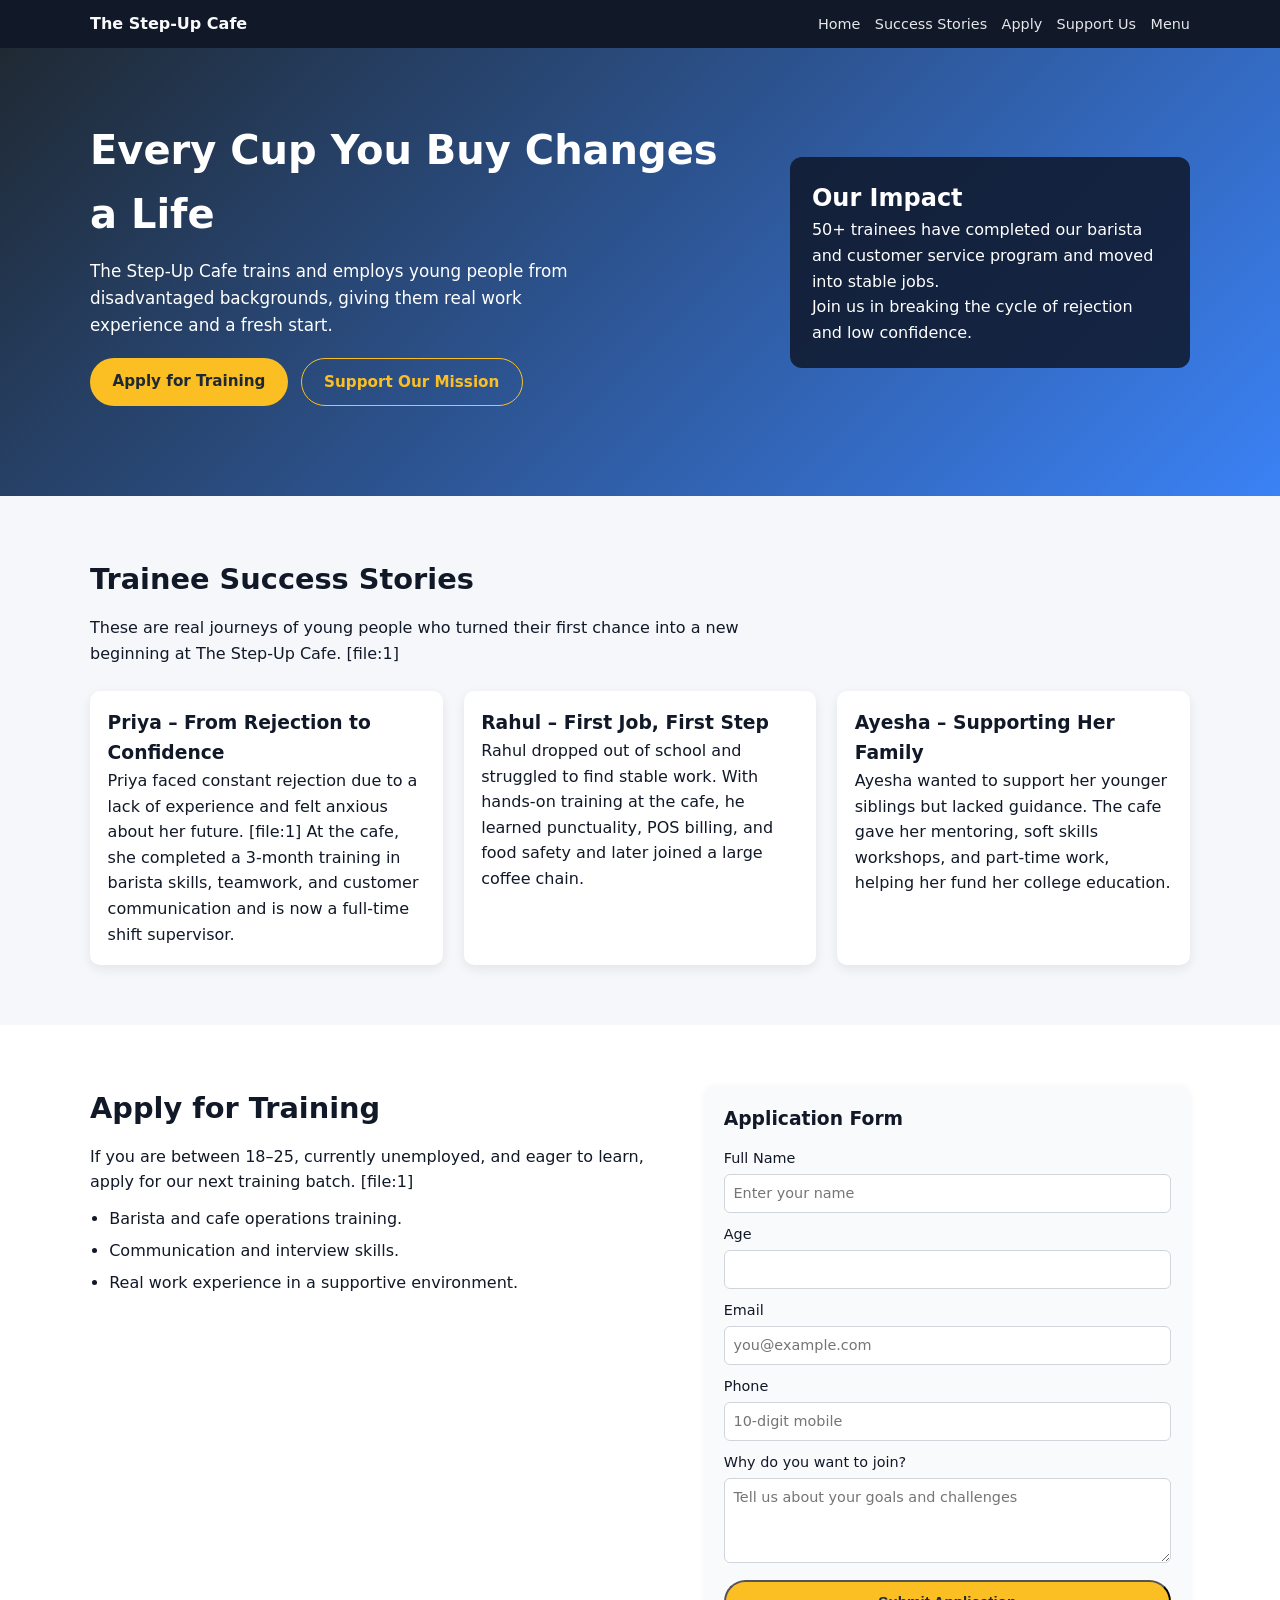
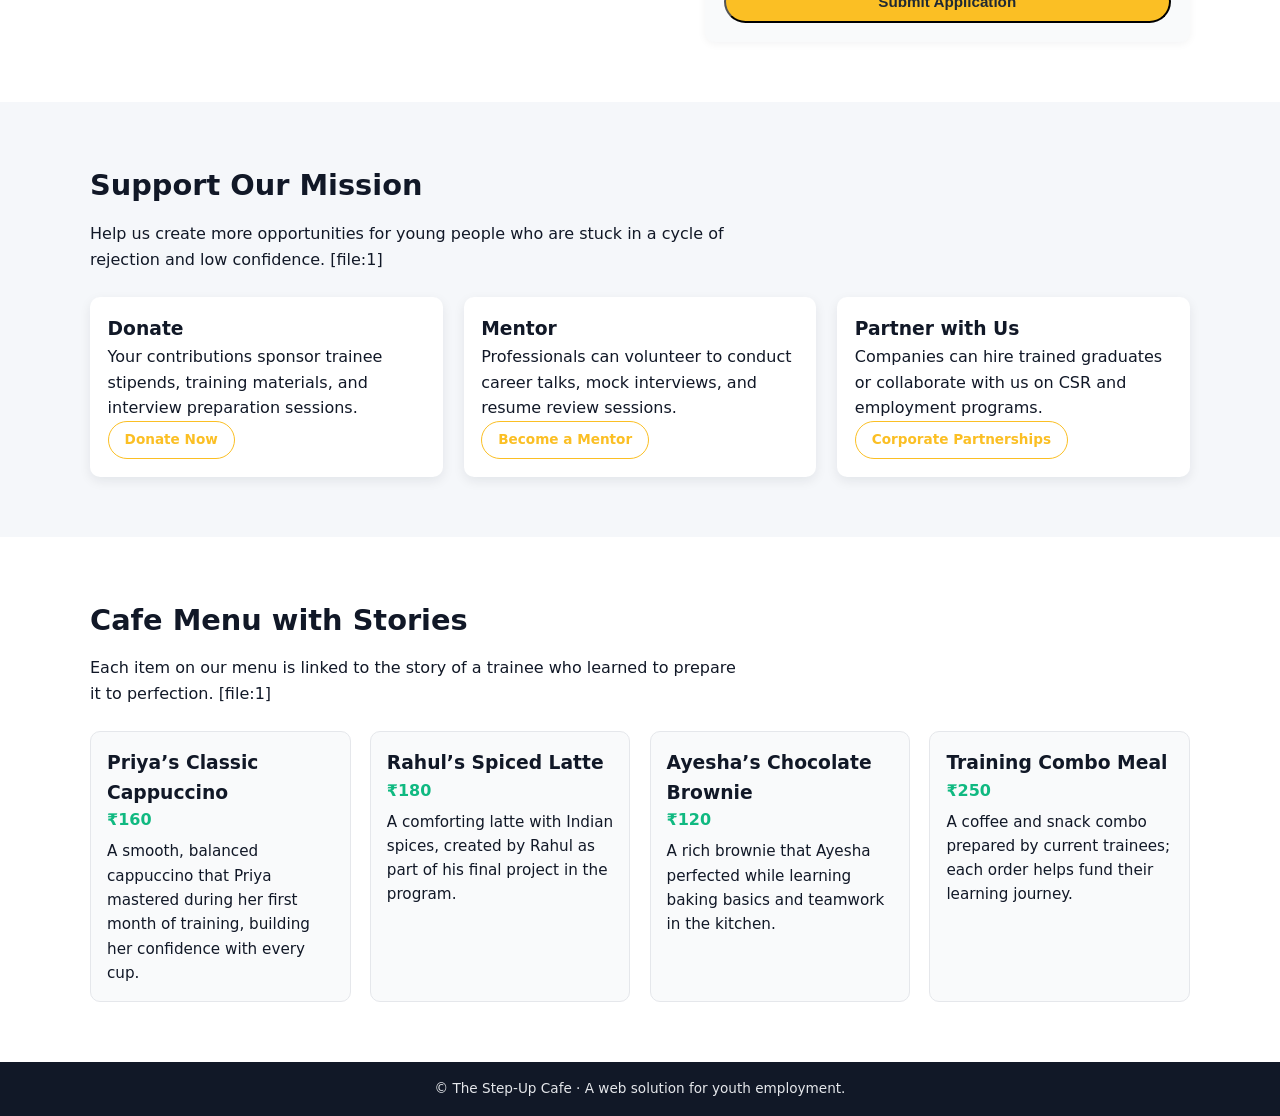
<file: index.html>
<!DOCTYPE html>
<html lang="en">
<head>
    <meta charset="UTF-8">
    <title>The Step-Up Cafe – Youth Employment</title>
    <link rel="stylesheet" href="style.css">
</head>
<body>

    <!-- Navigation -->
    <nav class="navbar">
        <div class="container nav-inner">
            <div class="logo">The Step-Up Cafe</div>
            <ul class="nav-links">
                <li><a href="#home">Home</a></li>
                <li><a href="#stories">Success Stories</a></li>
                <li><a href="#apply">Apply</a></li>
                <li><a href="#support">Support Us</a></li>
                <li><a href="#menu">Menu</a></li>
            </ul>
        </div>
    </nav>

    <!-- Impact-focused Homepage -->
    <header class="hero" id="home">
        <div class="container hero-inner">
            <div class="hero-text">
                <h1>Every Cup You Buy Changes a Life</h1>
                <p class="tagline">
                    The Step-Up Cafe trains and employs young people from disadvantaged backgrounds, giving them real work experience and a fresh start.
                </p>
                <div class="hero-buttons">
                    <a href="#apply" class="btn primary">Apply for Training</a>
                    <a href="#support" class="btn secondary">Support Our Mission</a>
                </div>
            </div>
            <div class="hero-highlight">
                <h2>Our Impact</h2>
                <p>50+ trainees have completed our barista and customer service program and moved into stable jobs.</p>
                <p>Join us in breaking the cycle of rejection and low confidence.</p>
            </div>
        </div>
    </header>

    <!-- Trainee Success Stories -->
    <section class="section" id="stories">
        <div class="container">
            <h2>Trainee Success Stories</h2>
            <p class="section-intro">
                These are real journeys of young people who turned their first chance into a new beginning at The Step-Up Cafe. [file:1]
            </p>
            <div class="cards-3">
                <article class="card">
                    <h3>Priya – From Rejection to Confidence</h3>
                    <p>
                        Priya faced constant rejection due to a lack of experience and felt anxious about her future. [file:1]
                        At the cafe, she completed a 3‑month training in barista skills, teamwork, and customer communication and is now a full‑time shift supervisor.
                    </p>
                </article>
                <article class="card">
                    <h3>Rahul – First Job, First Step</h3>
                    <p>
                        Rahul dropped out of school and struggled to find stable work. 
                        With hands-on training at the cafe, he learned punctuality, POS billing, and food safety and later joined a large coffee chain.
                    </p>
                </article>
                <article class="card">
                    <h3>Ayesha – Supporting Her Family</h3>
                    <p>
                        Ayesha wanted to support her younger siblings but lacked guidance. 
                        The cafe gave her mentoring, soft skills workshops, and part-time work, helping her fund her college education.
                    </p>
                </article>
            </div>
        </div>
    </section>

    <!-- Simple Application Portal -->
    <section class="section alt" id="apply">
        <div class="container apply-grid">
            <div>
                <h2>Apply for Training</h2>
                <p>
                    If you are between 18–25, currently unemployed, and eager to learn, apply for our next training batch. [file:1]
                </p>
                <ul class="benefits">
                    <li>Barista and cafe operations training.</li>
                    <li>Communication and interview skills.</li>
                    <li>Real work experience in a supportive environment.</li>
                </ul>
            </div>
            <form class="apply-form">
                <h3>Application Form</h3>
                <label>
                    Full Name
                    <input type="text" placeholder="Enter your name" required>
                </label>
                <label>
                    Age
                    <input type="number" min="16" max="30" required>
                </label>
                <label>
                    Email
                    <input type="email" placeholder="you@example.com" required>
                </label>
                <label>
                    Phone
                    <input type="tel" placeholder="10-digit mobile" required>
                </label>
                <label>
                    Why do you want to join?
                    <textarea rows="3" placeholder="Tell us about your goals and challenges" required></textarea>
                </label>
                <button type="submit" class="btn primary full">Submit Application</button>
            </form>
        </div>
    </section>

    <!-- Support Our Mission Hub -->
    <section class="section" id="support">
        <div class="container">
            <h2>Support Our Mission</h2>
            <p class="section-intro">
                Help us create more opportunities for young people who are stuck in a cycle of rejection and low confidence. [file:1]
            </p>
            <div class="cards-3">
                <div class="card">
                    <h3>Donate</h3>
                    <p>
                        Your contributions sponsor trainee stipends, training materials, and interview preparation sessions.
                    </p>
                    <a href="#" class="btn secondary small">Donate Now</a>
                </div>
                <div class="card">
                    <h3>Mentor</h3>
                    <p>
                        Professionals can volunteer to conduct career talks, mock interviews, and resume review sessions.
                    </p>
                    <a href="#" class="btn secondary small">Become a Mentor</a>
                </div>
                <div class="card">
                    <h3>Partner with Us</h3>
                    <p>
                        Companies can hire trained graduates or collaborate with us on CSR and employment programs.
                    </p>
                    <a href="#" class="btn secondary small">Corporate Partnerships</a>
                </div>
            </div>
        </div>
    </section>

    <!-- Interactive Menu -->
    <section class="section alt" id="menu">
        <div class="container">
            <h2>Cafe Menu with Stories</h2>
            <p class="section-intro">
                Each item on our menu is linked to the story of a trainee who learned to prepare it to perfection. [file:1]
            </p>
            <div class="menu-grid">
                <div class="menu-item">
                    <h3>Priya’s Classic Cappuccino</h3>
                    <p class="price">₹160</p>
                    <p class="desc">
                        A smooth, balanced cappuccino that Priya mastered during her first month of training, building her confidence with every cup.
                    </p>
                </div>
                <div class="menu-item">
                    <h3>Rahul’s Spiced Latte</h3>
                    <p class="price">₹180</p>
                    <p class="desc">
                        A comforting latte with Indian spices, created by Rahul as part of his final project in the program.
                    </p>
                </div>
                <div class="menu-item">
                    <h3>Ayesha’s Chocolate Brownie</h3>
                    <p class="price">₹120</p>
                    <p class="desc">
                        A rich brownie that Ayesha perfected while learning baking basics and teamwork in the kitchen.
                    </p>
                </div>
                <div class="menu-item">
                    <h3>Training Combo Meal</h3>
                    <p class="price">₹250</p>
                    <p class="desc">
                        A coffee and snack combo prepared by current trainees; each order helps fund their learning journey.
                    </p>
                </div>
            </div>
        </div>
    </section>

    <!-- Footer -->
    <footer class="footer">
        <div class="container footer-inner">
            <p>&copy; The Step-Up Cafe · A web solution for youth employment.</p>
        </div>
    </footer>

</body>
</html>
</file>
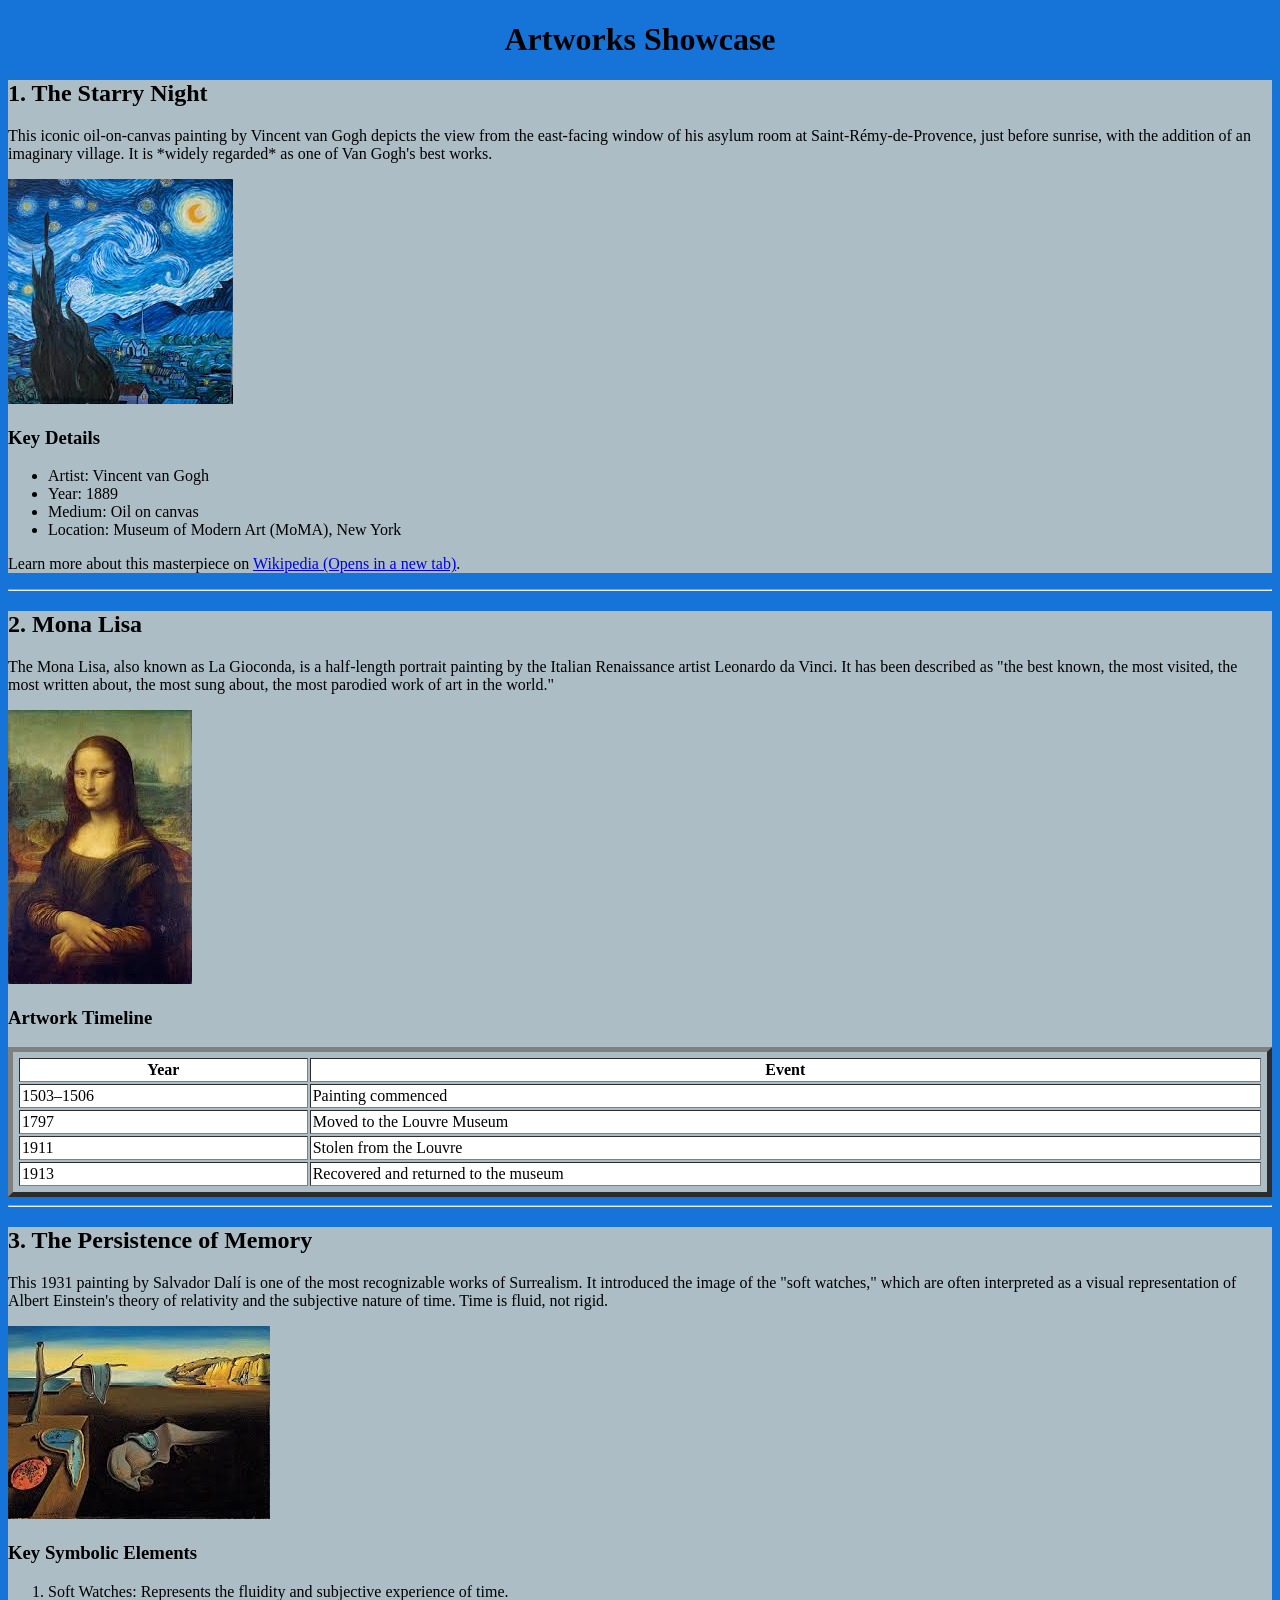
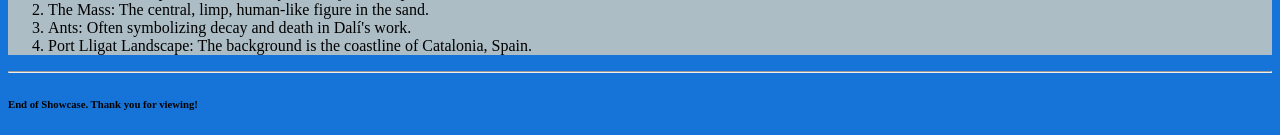
<file: art_gallery.html>
<!--Boiler plate-->
<!DOCTYPE html>
<html lang="en">
<head>
    <meta charset="UTF-8">
    <meta name="viewport" content="width=device-width, initial-scale=1.0">
    <title>Artwork Showcase</title>
    <!--inline styling-->
    <style>
        h1{
            text-align: center;
            color: rgb(0, 0, 0);    
        }
        body {
            background-color: #1674d8;
        }
        .artwork {
           
            background-color: rgb(172, 189, 197);
            
        }
        
        table {
            width: 100%;
            padding:4px ;  
        }
        
        th,tr {
            background-color: #ffffff;
        }
    </style>
</head>
<body>
<!--Heading-->
    <h1> Artworks Showcase </h1>

   

    <div class="artwork" id="starry-night">
        <h2>1. The Starry Night </h2>

        <p>
            This iconic oil-on-canvas painting by Vincent van Gogh depicts the view from the east-facing window of his asylum room at Saint-Rémy-de-Provence, just before sunrise, with the addition of an imaginary village. It is *widely regarded* as one of Van Gogh's best works.
        </p>

        <p>
            <!--image inserting-->
            <img src="[data-uri]" alt="A depiction of a swirling, blue night sky over a village with a large cypress tree in the foreground.">
        </p>

        <h3>Key Details</h3>
        <!--creating list-->
        <ul>
            <li> Artist: Vincent van Gogh</li>
            <li> Year: 1889</li>
            <li> Medium: Oil on canvas</li>
            <li> Location: Museum of Modern Art (MoMA), New York</li>
        </ul>
        
        <p>
            Learn more about this masterpiece on <a href="https://en.wikipedia.org/wiki/The_Starry_Night" target="_blank">Wikipedia (Opens in a new tab)</a>.
        </p>

    </div>

    <hr>

    <div class="artwork" id="mona-lisa">
        <h2>2. Mona Lisa</h2>

        <p>
            The Mona Lisa, also known as La Gioconda, is a half-length portrait painting by the Italian Renaissance artist Leonardo da Vinci. It has been described as "the best known, the most visited, the most written about, the most sung about, the most parodied work of art in the world."
        </p>

        <p>
            
            <img src="[data-uri]" alt="A portrait of a woman with an enigmatic smile.">
        </p>

        <h3>Artwork Timeline</h3>
        <!--creating table-->
        <table border="5" cellpadding = 2>
            <thead>
                <tr>
                    <th>Year</th>
                    <th>Event</th>
                </tr>
            </thead>
            <tbody>
                <tr>
                    <td> 1503–1506</td>
                    <td>Painting commenced</td>
                </tr>
                <tr>
                    <td>1797</td>
                    <td>Moved to the Louvre Museum</td>
                </tr>
                <tr>
                    <td>1911</td>
                    <td>Stolen from the Louvre</td>
                </tr>
                <tr>
                    <td>1913</td>
                    <td>Recovered and returned to the museum</td>
                </tr>
            </tbody>
        </table>

    </div>

    <hr>

    <div class="artwork" id="persistence">
        <h2>3. The Persistence of Memory</h2>

        <p>
            This 1931 painting by Salvador Dalí is one of the most recognizable works of Surrealism. It introduced the image of the "soft watches," which are often interpreted as a visual representation of Albert Einstein's theory of relativity and the subjective nature of time. Time is fluid, not rigid.
        </p>

        <p>
            
            <img src="[data-uri]" alt="A surreal landscape with melting clocks draped over objects.">
        </p>

        <h3>Key Symbolic Elements</h3>
        <!--creating list-->
        <ol>
            <li>Soft Watches: Represents the fluidity and subjective experience of time.</li>
            <li>The Mass: The central, limp, human-like figure in the sand.</li>
            <li>Ants: Often symbolizing decay and death in Dalí's work.</li>
            <li>Port Lligat Landscape: The background is the coastline of Catalonia, Spain.</li>
        </ol>

    </div>

    <hr>

    <h6>End of Showcase. Thank you for viewing!</h6>

</body>
</html>
</file>
<file: style.css>
/* Reset */
* {
    margin: 0;
    padding: 0;
    box-sizing: border-box;
}

body {
    font-family: system-ui, -apple-system, BlinkMacSystemFont, "Segoe UI", sans-serif;
    line-height: 1.6;
    background-color: #f5f7fa;
    color: #111827;
}

.container {
    width: 90%;
    max-width: 1100px;
    margin: 0 auto;
}

/* Navbar */
.navbar {
    background-color: #111827;
    position: sticky;
    top: 0;
    z-index: 50;
}

.nav-inner {
    display: flex;
    justify-content: space-between;
    align-items: center;
    padding: 0.7rem 0;
}

.logo {
    color: #f9fafb;
    font-weight: 700;
}

.nav-links {
    list-style: none;
    display: flex;
    flex-wrap: wrap;
    gap: 0.9rem;
}

.nav-links a {
    color: #e5e7eb;
    text-decoration: none;
    font-size: 0.9rem;
}

.nav-links a:hover {
    color: #fbbf24;
}

/* Hero */
.hero {
    background: linear-gradient(135deg, #1f2933, #3b82f6);
    color: #ffffff;
    padding: 70px 0 90px;
}

.hero-inner {
    display: grid;
    grid-template-columns: minmax(0, 2fr) minmax(0, 1.2fr);
    gap: 2rem;
    align-items: center;
}

.hero h1 {
    font-size: 2.5rem;
    margin-bottom: 0.75rem;
}

.tagline {
    font-size: 1.05rem;
    max-width: 500px;
    margin-bottom: 1.2rem;
}

.hero-buttons {
    display: flex;
    flex-wrap: wrap;
    gap: 0.8rem;
}

.hero-highlight {
    background-color: rgba(15, 23, 42, 0.85);
    padding: 1.4rem;
    border-radius: 12px;
}

/* Buttons */
.btn {
    display: inline-block;
    padding: 0.7rem 1.4rem;
    border-radius: 999px;
    text-decoration: none;
    font-weight: 600;
    font-size: 0.95rem;
    text-align: center;
}

.btn.primary {
    background-color: #fbbf24;
    color: #1f2933;
}

.btn.secondary {
    background-color: transparent;
    color: #fbbf24;
    border: 1px solid #fbbf24;
}

.btn.small {
    padding: 0.45rem 1rem;
    font-size: 0.85rem;
}

.btn.full {
    width: 100%;
}

/* Sections */
.section {
    padding: 60px 0;
}

.section.alt {
    background-color: #ffffff;
}

.section h2 {
    font-size: 1.8rem;
    margin-bottom: 0.8rem;
}

.section-intro {
    max-width: 650px;
    margin-bottom: 1.5rem;
}

/* Cards */
.cards-3 {
    display: grid;
    grid-template-columns: repeat(auto-fit, minmax(230px, 1fr));
    gap: 1.3rem;
}

.card {
    background-color: #ffffff;
    border-radius: 10px;
    padding: 1.1rem;
    box-shadow: 0 4px 12px rgba(15, 23, 42, 0.08);
}

/* Apply section */
.apply-grid {
    display: grid;
    grid-template-columns: minmax(0, 1.2fr) minmax(0, 1fr);
    gap: 2rem;
    align-items: flex-start;
}

.benefits {
    padding-left: 1.2rem;
    margin-top: 0.7rem;
}

.benefits li {
    margin-bottom: 0.4rem;
}

.apply-form {
    background-color: #f9fafb;
    padding: 1.2rem;
    border-radius: 10px;
    box-shadow: 0 2px 8px rgba(15, 23, 42, 0.05);
}

.apply-form h3 {
    margin-bottom: 0.8rem;
}

.apply-form label {
    display: block;
    font-size: 0.9rem;
    margin-bottom: 0.6rem;
}

.apply-form input,
.apply-form textarea {
    width: 100%;
    padding: 0.45rem 0.55rem;
    border-radius: 6px;
    border: 1px solid #d1d5db;
    font: inherit;
    margin-top: 0.25rem;
}

/* Menu */
.menu-grid {
    display: grid;
    grid-template-columns: repeat(auto-fit, minmax(220px, 1fr));
    gap: 1.2rem;
}

.menu-item {
    background-color: #f9fafb;
    padding: 1rem;
    border-radius: 10px;
    border: 1px solid #e5e7eb;
}

.menu-item h3 {
    display: flex;
    justify-content: space-between;
    gap: 0.5rem;
    align-items: baseline;
}

.menu-item .price {
    font-weight: 600;
    color: #10b981;
}

.menu-item .desc {
    font-size: 0.95rem;
    margin-top: 0.4rem;
}

/* Footer */
.footer {
    background-color: #111827;
    color: #e5e7eb;
    padding: 1rem 0;
    font-size: 0.85rem;
}

.footer-inner {
    text-align: center;
}

/* Responsive */
@media (max-width: 768px) {
    .hero-inner {
        grid-template-columns: 1fr;
    }

    .apply-grid {
        grid-template-columns: 1fr;
    }

    .nav-inner {
        flex-direction: column;
        align-items: flex-start;
        gap: 0.5rem;
    }
}
</file>
